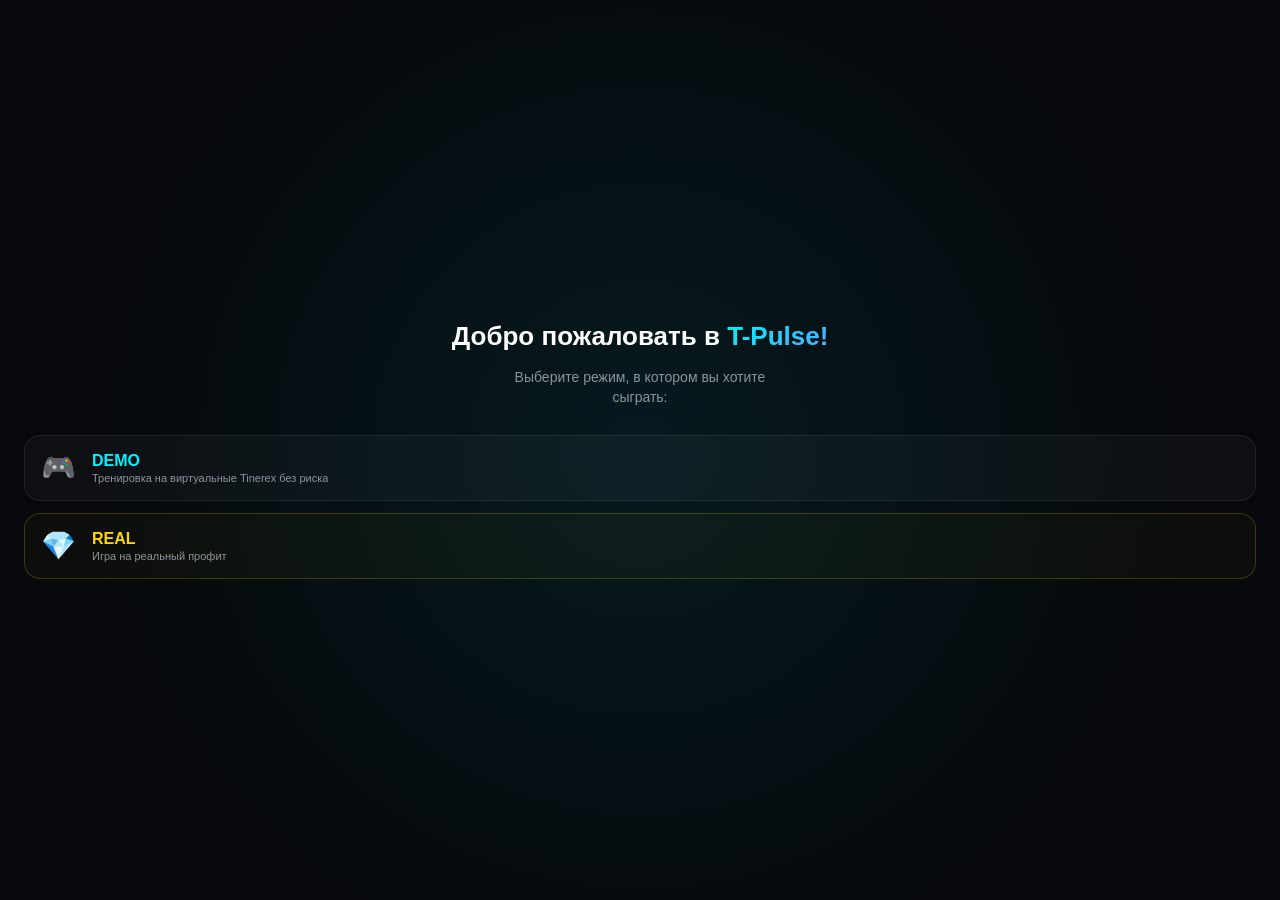
<file: index.html>
<!DOCTYPE html>
<html lang="ru">
<head>
    <meta charset="UTF-8">
    <meta name="viewport" content="width=device-width, initial-scale=1.0, maximum-scale=1.0, user-scalable=no">
    <title>T-Pulse — Welcome</title>

    <!-- Telegram SDK -->
    <script src="https://telegram.org/js/telegram-web-app.js"></script>

    <!-- Стили только для этого экрана -->
    <link rel="stylesheet" href="style.css">
</head>
<body>

<div class="welcome-container">
    
    
    <h1 class="welcome-title">Добро пожаловать в <span class="brand-text">T-Pulse!</span></h1>
    <p class="welcome-subtitle">Выберите режим, в котором вы хотите сыграть:</p>

    <div class="mode-cards">
        <!-- Карточка DEMO -->
        <a href="demo.html" class="mode-card card-demo" id="btnGoDemo">
            <div class="card-icon">🎮</div>
            <div class="card-info">
                <span class="card-title">DEMO</span>
                <span class="card-desc">Тренировка на виртуальные Tinerex без риска</span>
            </div>
        </a>

        <!-- Карточка REAL -->
        <a href="real.html" class="mode-card card-real" id="btnGoReal">
            <div class="card-icon">💎</div>
            <div class="card-info">
                <span class="card-title">REAL</span>
                <span class="card-desc">Игра на реальный профит</span>
            </div>
        </a>
    </div>
</div>

<script src="welcome.js"></script>
</body>
</html>
</file>
<file: style.css>
* {
    box-sizing: border-box;
    margin: 0;
    padding: 0;
    font-family: -apple-system, BlinkMacSystemFont, "Segoe UI", Roboto, Helvetica, Arial, sans-serif;
    user-select: none;
}

body {
    background-color: #06080c;
    color: #ffffff;
    height: 100vh;
    overflow: hidden;
}

.welcome-container {
    display: flex;
    flex-direction: column;
    justify-content: center;
    align-items: center;
    height: 100%;
    padding: 24px;
    text-align: center;
    gap: 16px;
    background: radial-gradient(circle at center, rgba(0, 242, 254, 0.08) 0%, rgba(6, 8, 12, 1) 70%);
}

.welcome-title {
    font-size: 26px;
    font-weight: 900;
    line-height: 1.2;
}

.brand-text {
    background: linear-gradient(135deg, #00f2fe 0%, #4facfe 100%);
    -webkit-background-clip: text;
    -webkit-text-fill-color: transparent;
}

.welcome-subtitle {
    font-size: 14px;
    color: #8b949e;
    max-width: 280px;
    line-height: 1.4;
}

.mode-cards {
    display: flex;
    flex-direction: column;
    gap: 12px;
    width: 100%;
    margin-top: 12px;
}

.mode-cards a {
    text-decoration: none;
    color: none;
}

.mode-card {
    display: flex;
    align-items: center;
    gap: 16px;
    padding: 16px;
    border-radius: 16px;
    border: 1px solid rgba(255, 255, 255, 0.08);
    background: rgba(255, 255, 255, 0.03);
    cursor: pointer;
    text-align: left;
    transition: all 0.2s ease;
}

.mode-card:active {
    transform: scale(0.97);
}

.card-icon {
    font-size: 28px;
    line-height: 1;
}

.card-info {
    display: flex;
    flex-direction: column;
    gap: 2px;
}

.card-title {
    font-size: 16px;
    font-weight: 900;
}

.card-desc {
    font-size: 11px;
    color: #8b949e;
}

/* DEMO Card */
.card-demo:hover, .card-demo:active {
    border-color: #00f2fe;
    background: rgba(0, 242, 254, 0.08);
}

.card-demo .card-title {
    color: #00f2fe;
}

/* REAL Card */
.card-real {
    background: rgba(255, 215, 0, 0.03);
    border-color: rgba(255, 215, 0, 0.2);
}

.card-real:hover, .card-real:active {
    border-color: #ffd700;
    background: rgba(255, 215, 0, 0.1);
}

.card-real .card-title {
    color: #ffd700;
}
</file>
<file: welcome.css>
* {
    box-sizing: border-box;
    margin: 0;
    padding: 0;
    font-family: -apple-system, BlinkMacSystemFont, "Segoe UI", Roboto, Helvetica, Arial, sans-serif;
    user-select: none;
}

body {
    background-color: #06080c;
    color: #ffffff;
    height: 100vh;
    overflow: hidden;
}

.welcome-container {
    display: flex;
    flex-direction: column;
    justify-content: center;
    align-items: center;
    height: 100%;
    padding: 24px;
    text-align: center;
    gap: 16px;
    background: radial-gradient(circle at center, rgba(0, 242, 254, 0.08) 0%, rgba(6, 8, 12, 1) 70%);
}

.welcome-title {
    font-size: 26px;
    font-weight: 900;
    line-height: 1.2;
}

.brand-text {
    background: linear-gradient(135deg, #00f2fe 0%, #4facfe 100%);
    -webkit-background-clip: text;
    -webkit-text-fill-color: transparent;
}

.welcome-subtitle {
    font-size: 14px;
    color: #8b949e;
    max-width: 280px;
    line-height: 1.4;
}

.mode-cards {
    display: flex;
    flex-direction: column;
    gap: 12px;
    width: 100%;
    margin-top: 12px;
}

.mode-cards a {
    text-decoration: none;
    color: none;
}

.mode-card {
    display: flex;
    align-items: center;
    gap: 16px;
    padding: 16px;
    border-radius: 16px;
    border: 1px solid rgba(255, 255, 255, 0.08);
    background: rgba(255, 255, 255, 0.03);
    cursor: pointer;
    text-align: left;
    transition: all 0.2s ease;
}

.mode-card:active {
    transform: scale(0.97);
}

.card-icon {
    font-size: 28px;
    line-height: 1;
}

.card-info {
    display: flex;
    flex-direction: column;
    gap: 2px;
}

.card-title {
    font-size: 16px;
    font-weight: 900;
}

.card-desc {
    font-size: 11px;
    color: #8b949e;
}

/* DEMO Card */
.card-demo:hover, .card-demo:active {
    border-color: #00f2fe;
    background: rgba(0, 242, 254, 0.08);
}

.card-demo .card-title {
    color: #00f2fe;
}

/* REAL Card */
.card-real {
    background: rgba(255, 215, 0, 0.03);
    border-color: rgba(255, 215, 0, 0.2);
}

.card-real:hover, .card-real:active {
    border-color: #ffd700;
    background: rgba(255, 215, 0, 0.1);
}

.card-real .card-title {
    color: #ffd700;
}
</file>
